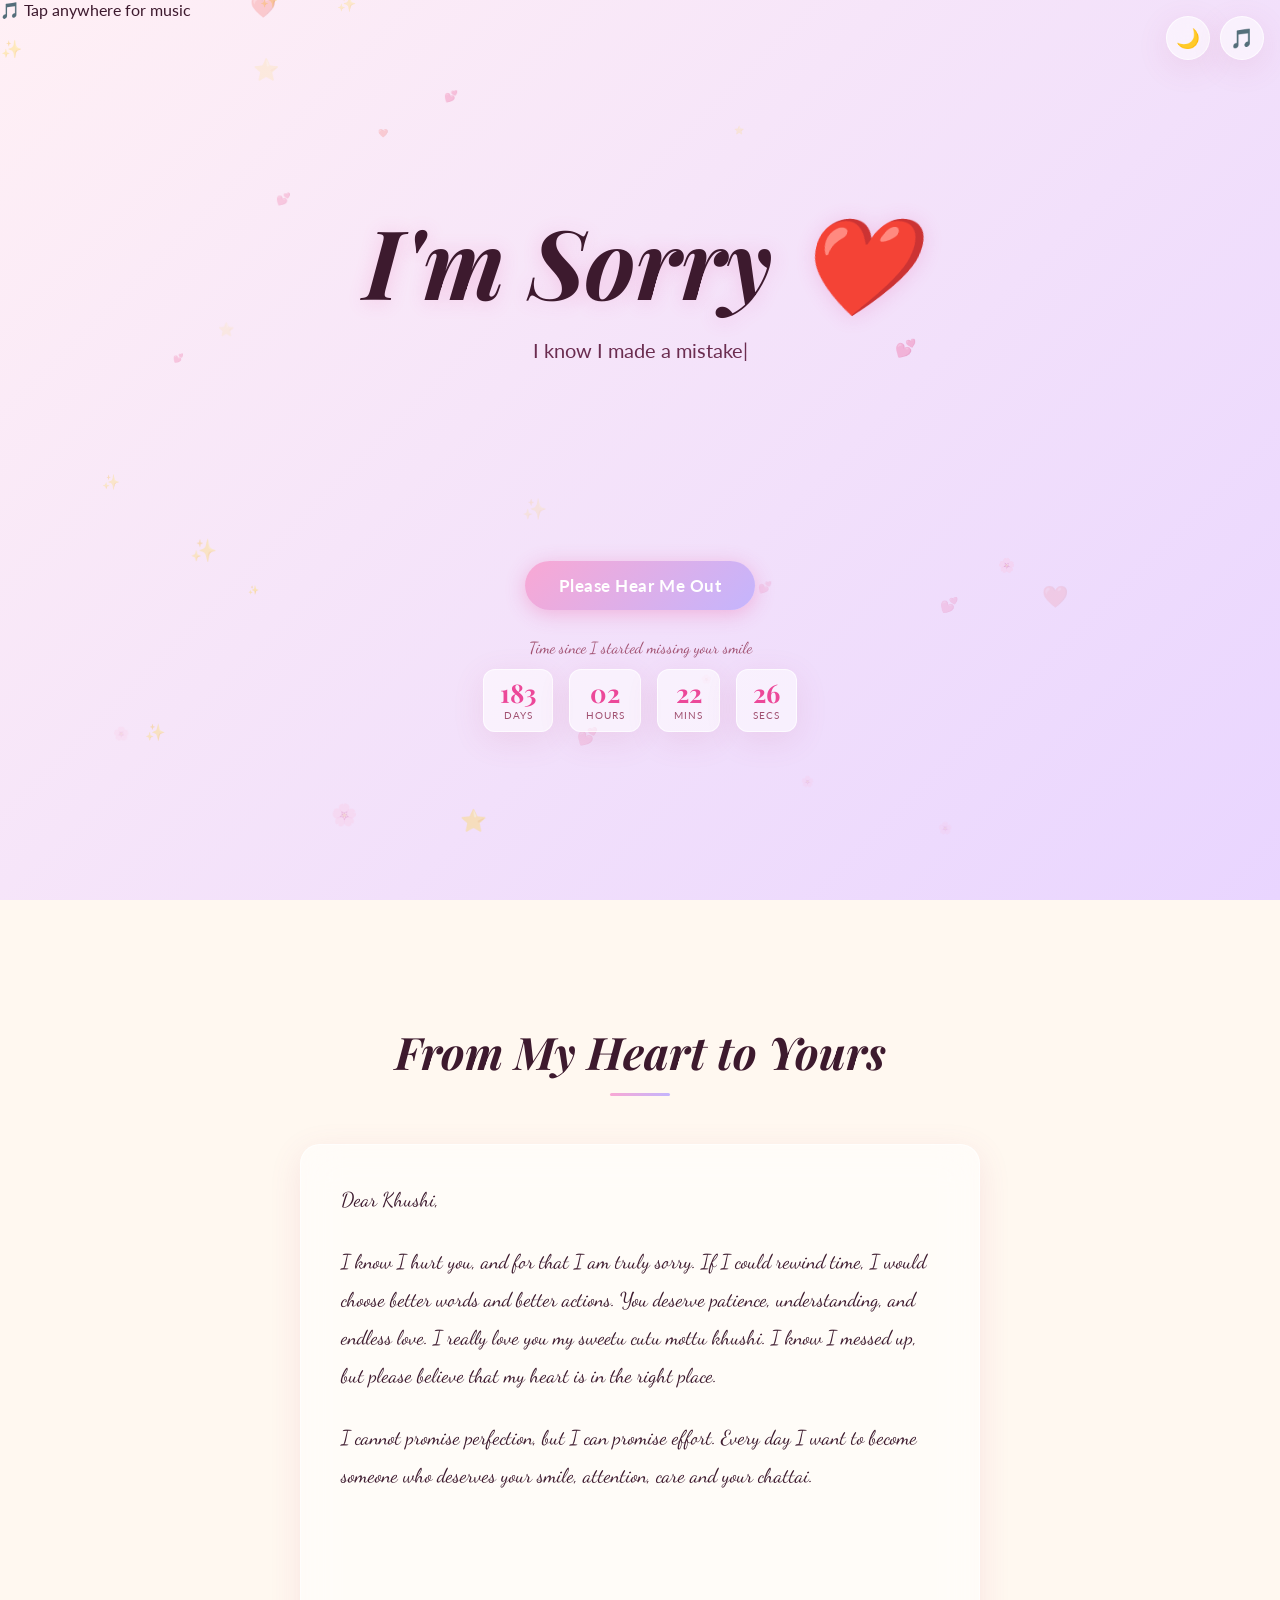
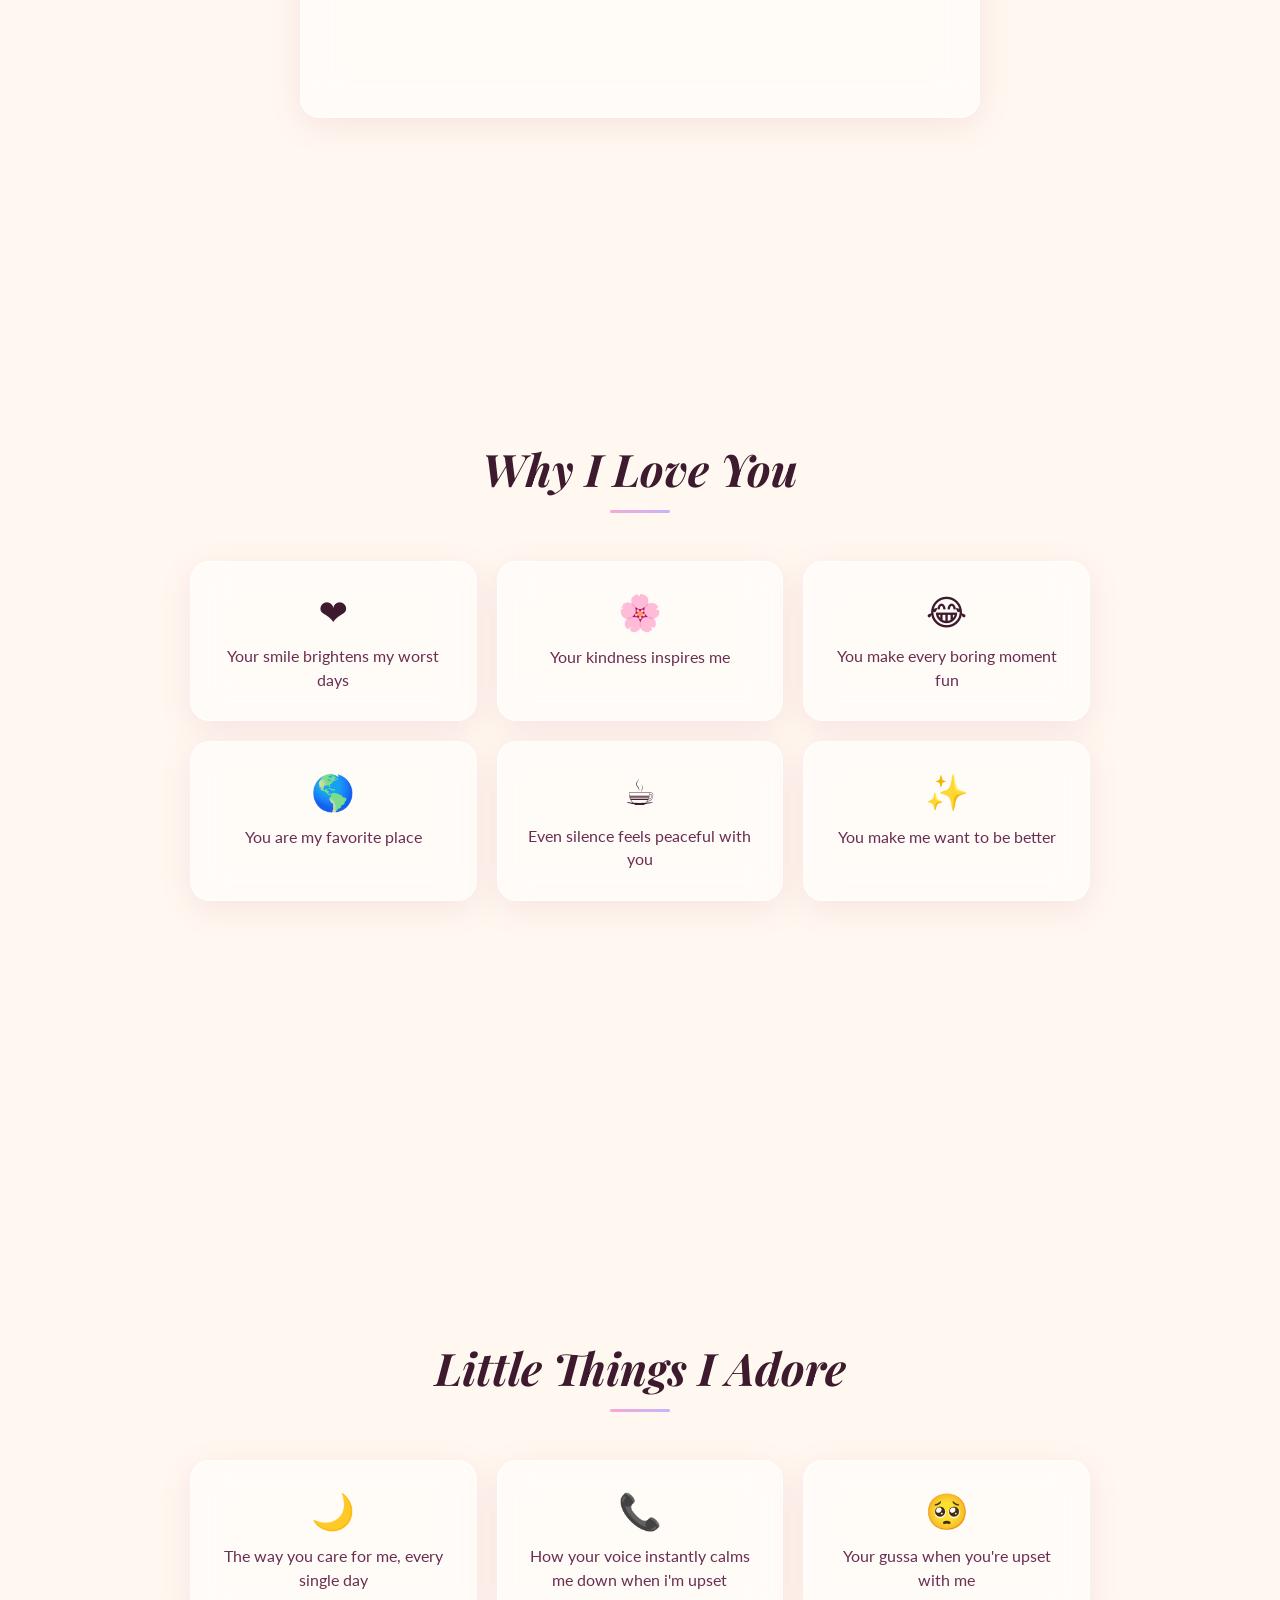
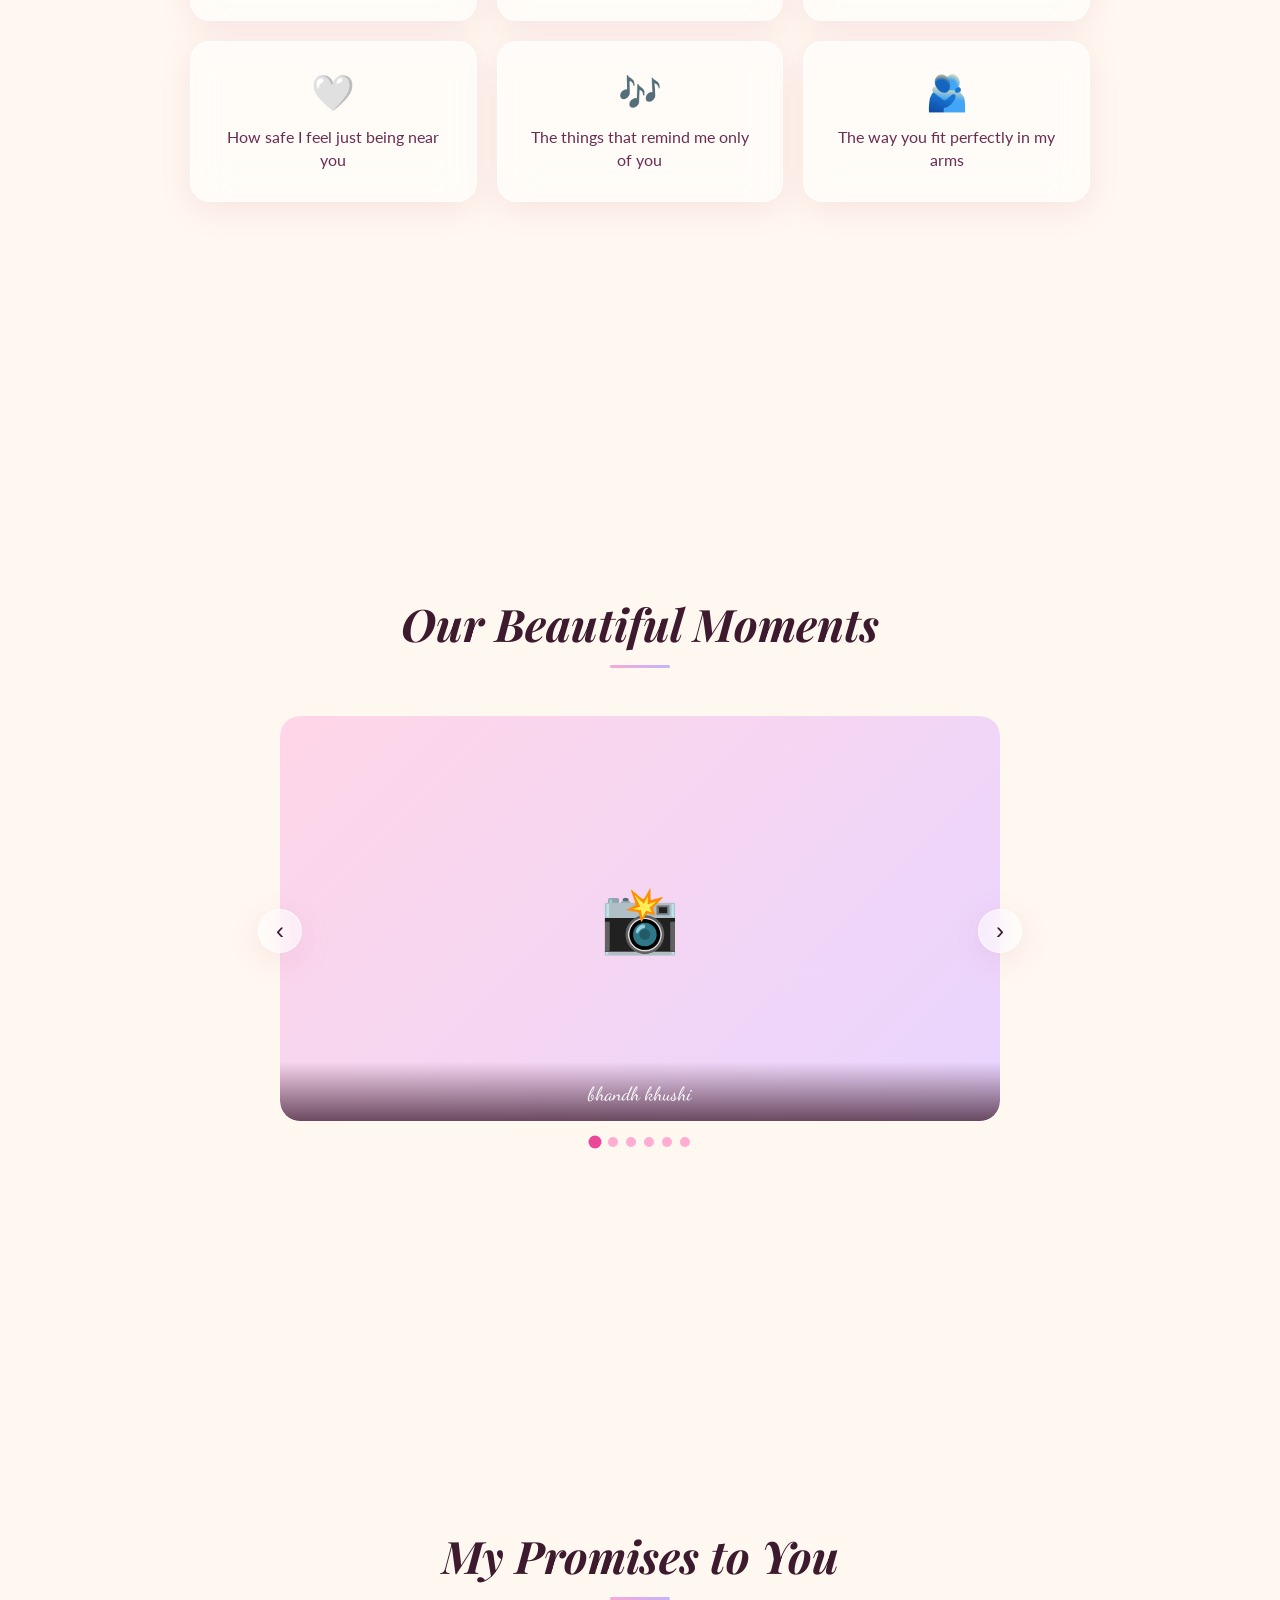
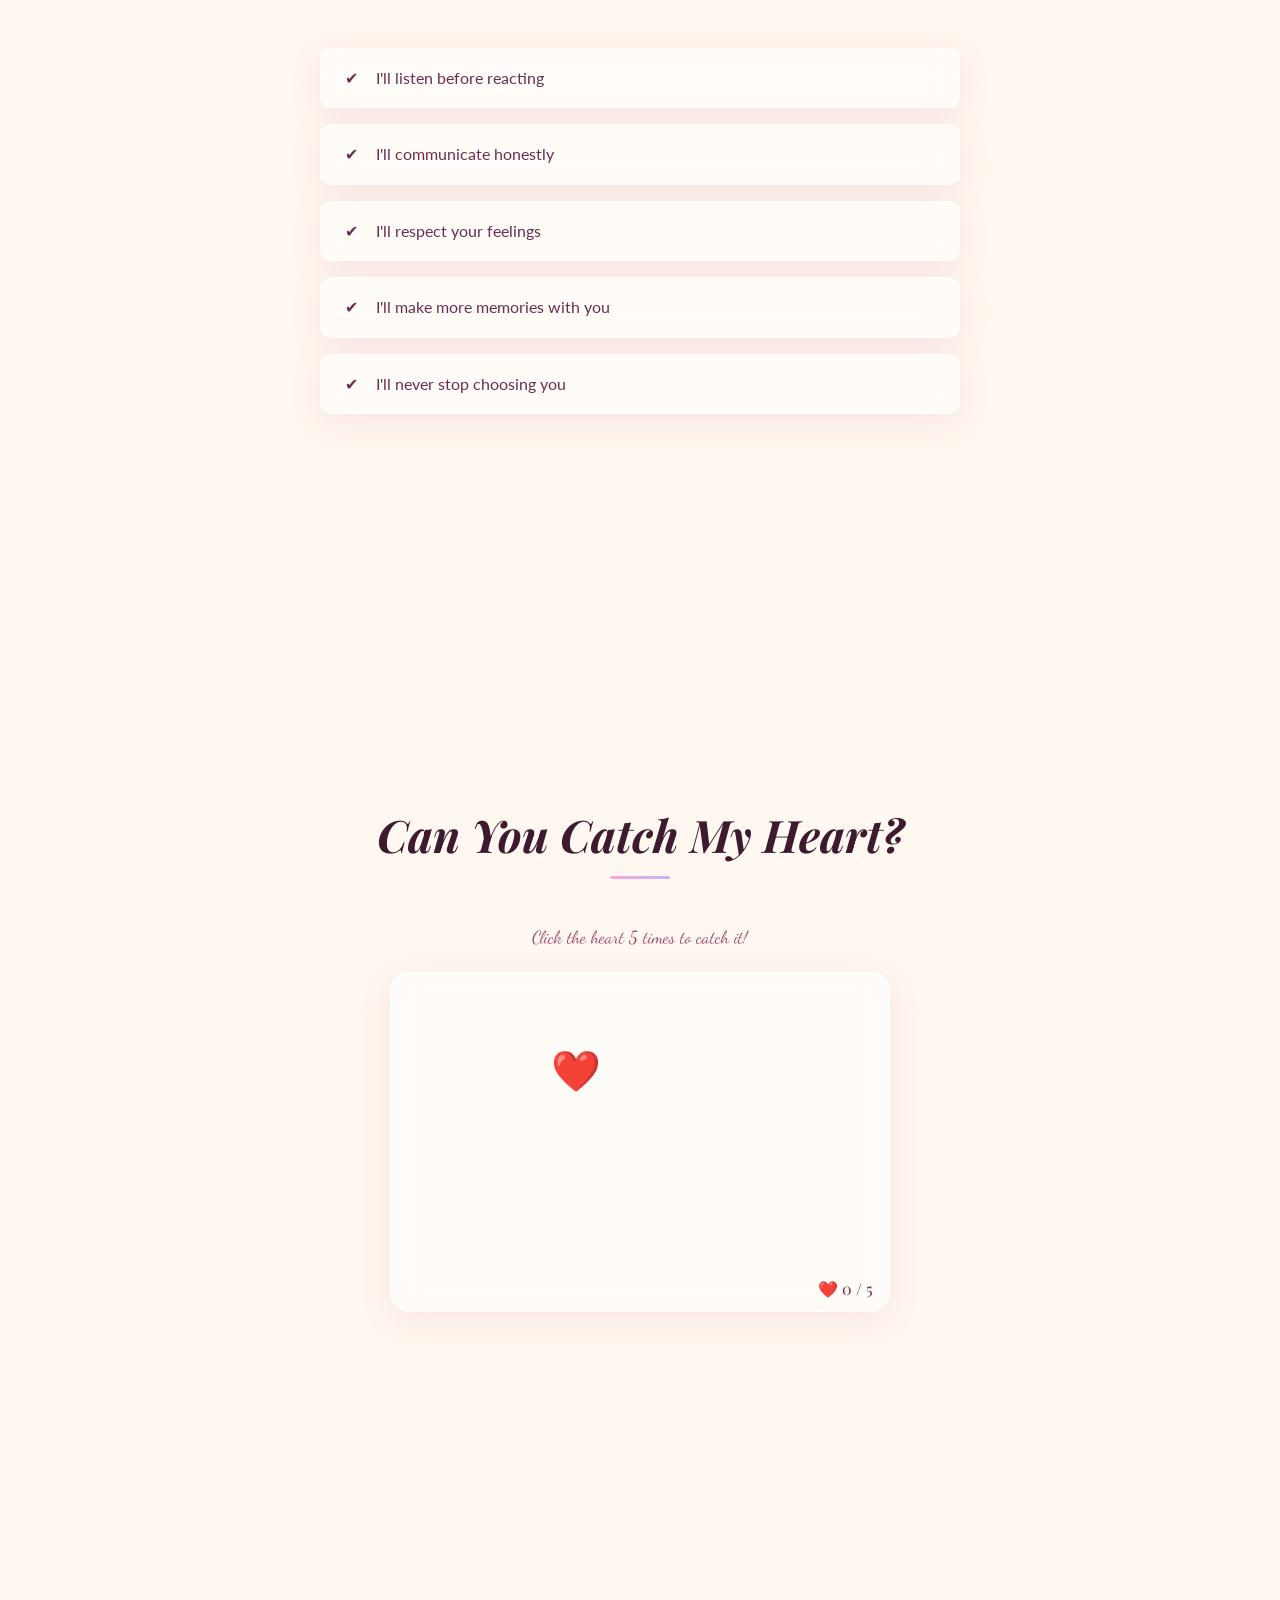
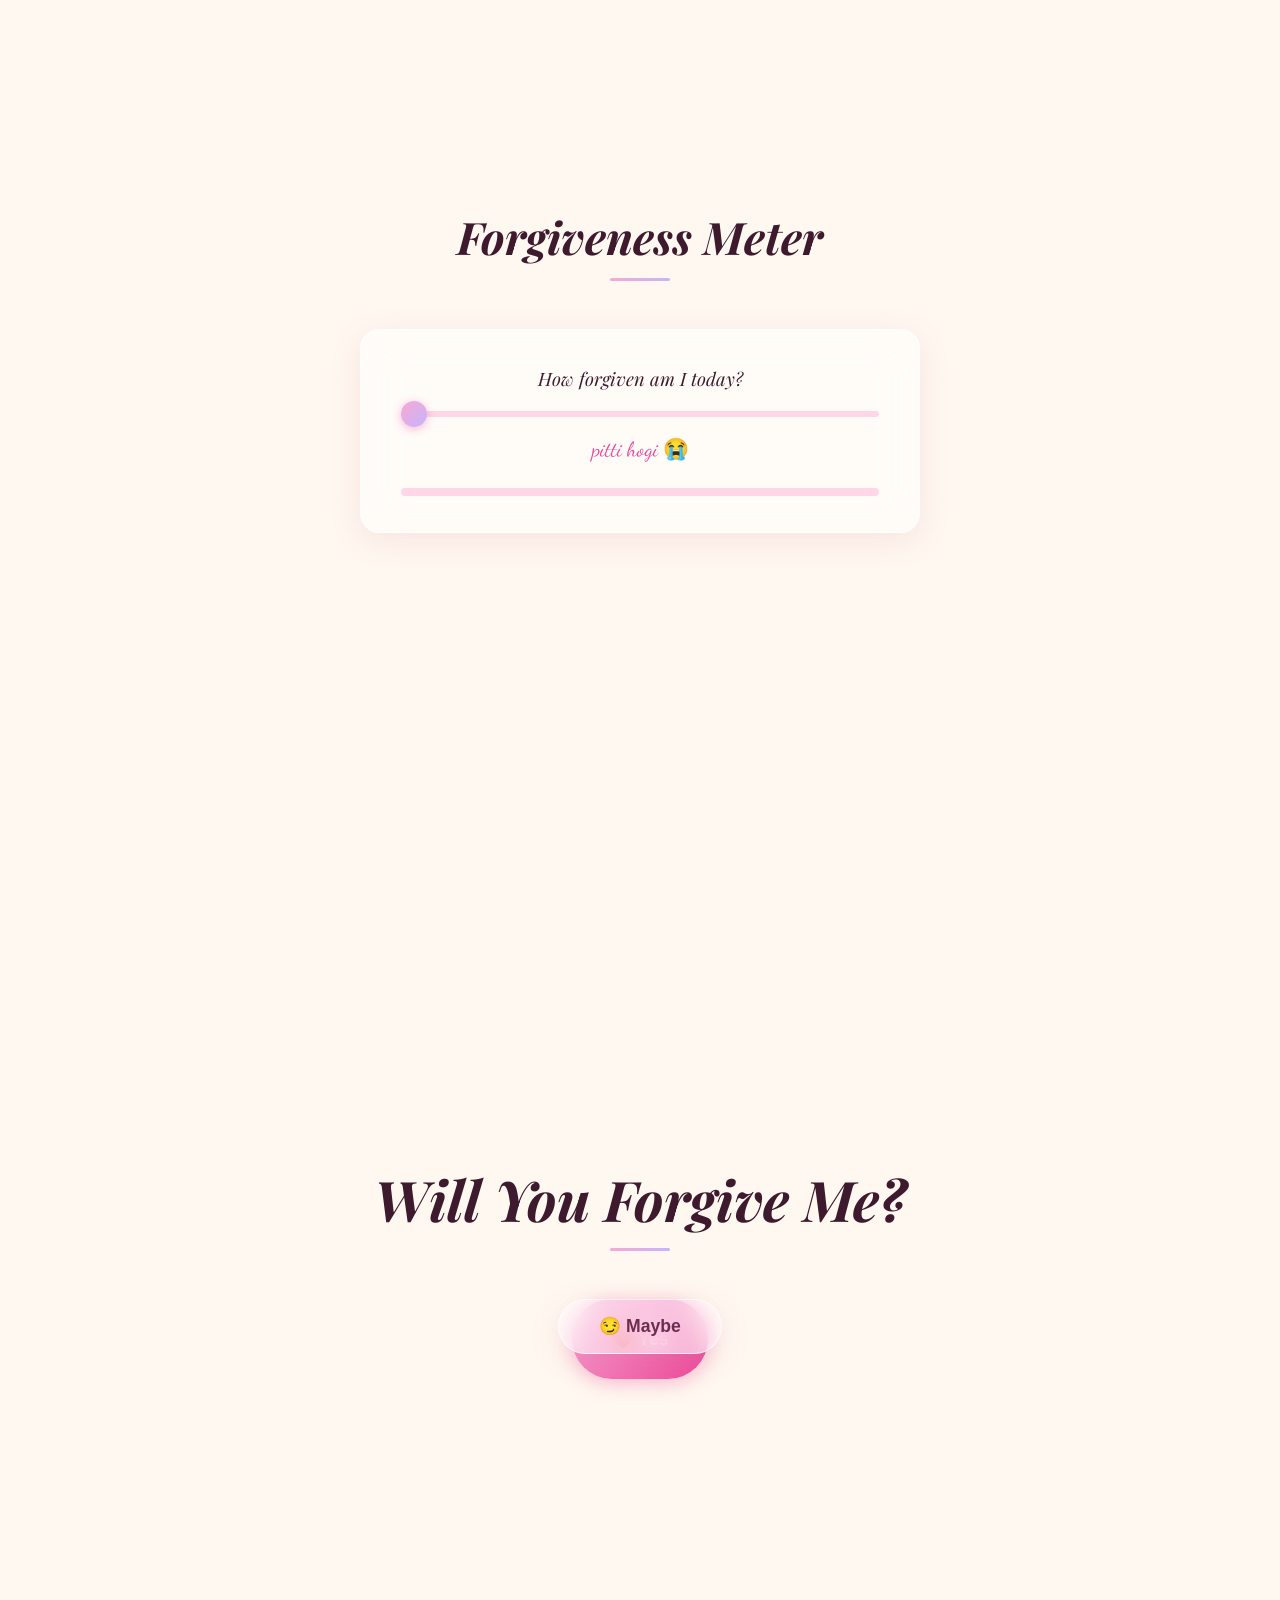
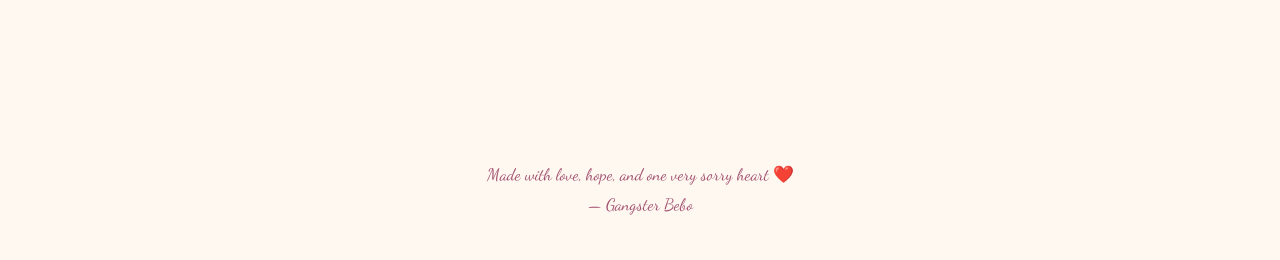
<file: apology/index.html>
<!DOCTYPE html>
<html lang="en">
<head>
  <meta charset="UTF-8" />
  <meta name="viewport" content="width=device-width, initial-scale=1.0" />
  <title>I'm Sorry, My Love ❤️</title>
  <link rel="preconnect" href="https://fonts.googleapis.com" />
  <link rel="preconnect" href="https://fonts.gstatic.com" crossorigin />
  <link href="https://fonts.googleapis.com/css2?family=Playfair+Display:ital,wght@0,400;0,700;1,400&family=Lato:wght@300;400;700&family=Dancing+Script:wght@600;700&display=swap" rel="stylesheet" />
  <link rel="icon" href="data:image/svg+xml,<svg xmlns='http://www.w3.org/2000/svg' viewBox='0 0 100 100'><text y='.9em' font-size='90'>❤️</text></svg>" />
  <link rel="stylesheet" href="style.css" />
</head>
<body class="light-mode">

  <div id="scroll-progress"></div>
  <canvas id="cursor-canvas"></canvas>
  <canvas id="particle-canvas"></canvas>
  <div id="compliment-bubble"></div>

  <div id="controls">
    <button id="dark-toggle" title="Toggle dark mode">🌙</button>
    <button id="music-toggle" title="Toggle music">🎵</button>
  </div>
  <div id="sound-hint">🎵 Tap anywhere for music</div>

  <div id="loader">
    <div class="loader-heart">❤️</div>
    <p>Preparing something special…</p>
  </div>

  <!-- SECTION 1 — LANDING -->
  <section id="landing" class="section">
    <div class="landing-content">
      <h1 class="hero-title fade-in">I'm Sorry ❤️</h1>
      <p class="hero-sub fade-in delay-1">
        I know I made a mistake, but you mean more to me than my ego ever will.
      </p>
      <button id="hero-heart" class="hero-heart fade-in delay-2" title="Click me…">❤️</button>
      <p id="heart-hint" class="heart-hint fade-in delay-2"></p>
      <button id="hear-me-out" class="btn-primary fade-in delay-3">Please Hear Me Out</button>
      <div id="countdown" class="countdown fade-in delay-3">
        <span class="countdown-label">Time since I started missing your smile</span>
        <div class="countdown-digits">
          <div><span id="cd-days">0</span><small>days</small></div>
          <div><span id="cd-hours">0</span><small>hours</small></div>
          <div><span id="cd-mins">0</span><small>mins</small></div>
          <div><span id="cd-secs">0</span><small>secs</small></div>
        </div>
      </div>
    </div>
  </section>

  <!-- SECTION 2 — LETTER -->
  <section id="letter" class="section">
    <div class="section-inner">
      <h2 class="section-title scroll-reveal">From My Heart to Yours</h2>
      <div class="glass-card letter-card scroll-reveal">
        <div id="letter-paragraphs"></div>
      </div>
    </div>
  </section>

  <!-- SECTION 3 — REASONS -->
  <section id="reasons" class="section">
    <div class="section-inner">
      <h2 class="section-title scroll-reveal">Why I Love You</h2>
      <div class="reasons-grid" id="reasons-grid"></div>
    </div>
  </section>

  <!-- SECTION 3.5 — LITTLE THINGS -->
  <section id="little-things" class="section">
    <div class="section-inner">
      <h2 class="section-title scroll-reveal">Little Things I Adore</h2>
      <div class="reasons-grid" id="little-things-grid"></div>
    </div>
  </section>

  <!-- SECTION 4 — GALLERY -->
  <section id="gallery" class="section">
    <div class="section-inner">
      <h2 class="section-title scroll-reveal">Our Beautiful Moments</h2>
      <div class="carousel-wrapper scroll-reveal">
        <button class="carousel-btn prev" id="carousel-prev">‹</button>
        <div class="carousel-track-wrapper">
          <div class="carousel-track" id="carousel-track"></div>
        </div>
        <button class="carousel-btn next" id="carousel-next">›</button>
        <div class="carousel-dots" id="carousel-dots"></div>
      </div>
    </div>
  </section>

  <!-- SECTION 5 — PROMISES -->
  <section id="promises" class="section">
    <div class="section-inner">
      <h2 class="section-title scroll-reveal">My Promises to You</h2>
      <ol class="promises-list" id="promises-list"></ol>
    </div>
  </section>

  <!-- SECTION 6 — GAME -->
  <section id="game" class="section">
    <div class="section-inner">
      <h2 class="section-title scroll-reveal">Can You Catch My Heart?</h2>
      <p class="game-sub scroll-reveal">Click the heart 5 times to catch it!</p>
      <div id="game-arena">
        <button id="game-heart">❤️</button>
        <div id="game-score">❤️ <span id="score-count">0</span> / 5</div>
      </div>
      <div id="game-result" hidden>
        <p>You caught my heart…</p>
        <p>You already had it anyway ❤️</p>
      </div>
    </div>
  </section>

  <!-- SECTION 7 — METER -->
  <section id="meter" class="section">
    <div class="section-inner">
      <h2 class="section-title scroll-reveal">Forgiveness Meter</h2>
      <div class="glass-card meter-card scroll-reveal">
        <label for="forgiveness-slider" class="meter-label">How forgiven am I today?</label>
        <input type="range" id="forgiveness-slider" min="0" max="100" value="0" />
        <div id="meter-message" class="meter-message">Sleeping on the couch 😭</div>
        <div class="meter-track"><div id="meter-fill" class="meter-fill"></div></div>
      </div>
    </div>
  </section>

  <!-- SECTION 8 — QUESTION -->
  <section id="question" class="section">
    <div class="section-inner">
      <h2 class="section-title question-title scroll-reveal">Will You Forgive Me?</h2>
      <div id="question-buttons" class="question-buttons scroll-reveal">
        <button id="btn-yes" class="btn-yes">❤️ Yes</button>
        <button id="btn-maybe" class="btn-maybe">😏 Maybe</button>
      </div>
      <div id="question-result" hidden></div>
    </div>
  </section>

  <!-- YES OVERLAY -->
  <div id="yes-overlay" hidden>
    <div class="yes-content">
      <div class="yes-emoji">🎉❤️🎊</div>
      <h2>Thank You!</h2>
      <p>Thank you for giving us another chance.<br />I promise to make tomorrow better than yesterday.</p>
      <button id="close-overlay" class="btn-primary">💕 Close</button>
    </div>
  </div>

  <!-- EASTER EGG -->
  <div id="easter-egg" hidden>
    <div class="easter-content">
      <p id="easter-text">I love you infinitely ❤️</p>
      <button id="close-easter">×</button>
    </div>
  </div>

  <!-- FOOTER -->
  <footer id="site-footer">
    <p>Made with love, hope, and one very sorry heart ❤️</p>
    <p id="footer-name"></p>
  </footer>

  <audio id="bg-music" loop preload="none"></audio>

  <script>
  // ============================================
  // EDIT EVERYTHING BELOW THIS LINE
  // ============================================

  var GIRLFRIEND_NAME   = "Khushi";
  var MY_NAME           = "Gangster Bebo";
  var START_DATE        = "2026-06-05T00:00:00";
  var BG_MUSIC_URL      = "https://files.catbox.moe/e46wpk.mp3";

  var LETTER = [
    "Dear Khushi,",
    "I know I hurt you, and for that I am truly sorry. If I could rewind time, I would choose better words and better actions. You deserve patience, understanding, and endless love. I really love you my sweetu cutu mottu khushi. I know I messed up, but please believe that my heart is in the right place.",
    "I cannot promise perfection, but I can promise effort. Every day I want to become someone who deserves your smile, attention, care and your chattai.",
    "I really want to make things right, not just with words but with actions. Please give me the chance to show you how much I care and how deeply sorry I am.",
    "Forever yours Gangster Bebo ❤️"
  ];

  // PASTE YOUR GOOGLE DRIVE FILE ID ONLY (the long code in the middle of the share link)
  // Format must be:  https://lh3.googleusercontent.com/d/YOUR_FILE_ID
  var MEMORIES = [
    { caption: "bhandh khushi",                  img: "https://lh3.googleusercontent.com/d/1AJKHGsjOWZdepBhGIZEF0ADNPGqDsxFx" },
    { caption: "cutuu",                           img: "https://lh3.googleusercontent.com/d/15ro54NTfa-QMp7DsvfEFmArkL0kMh6EU" },
    { caption: "The Day Everything Felt Perfect", img: "https://lh3.googleusercontent.com/d/1Q-eAUDT7Jec0E_biat6FEw7ag1zXU2N1" },
    { caption: "iloveyouuu",                      img: "https://lh3.googleusercontent.com/d/1O-o6gZeLFZesdM_bnuaUZ5kqMHBRcGTO" },
    { caption: "My favourite person, always",     img: "https://lh3.googleusercontent.com/d/1LlQ_DcSPe5xK9lEpnj_HKdjEOv0bdu0h" },
    { caption: "Just us, exactly how I like it",  img: "https://lh3.googleusercontent.com/d/1vR-0bvlslBQaSbmFz5hfnw_8TAXUuXkc" }
  ];

  var QUOTES = [
    "I feel the best when I am with you Khushi Gupta 💕",
    "You make ordinary moments extraordinary ✨",
    "The world is softer when you are near 🌸",
    "Your laugh is my favourite sound 😊",
    "You are my home 🏡",
    "Loving you is the easiest thing I do ❤️",
    "You are my favourite notification 📱💗",
    "My heart beats faster when I see your name ",
    "I'd choose you in every universe, every timeline ",
    "You taught me what love actually is "
  ];

  // ============================================
  // DO NOT EDIT BELOW THIS LINE
  // ============================================

  document.addEventListener("DOMContentLoaded", function() {

    // Footer
    document.getElementById("footer-name").textContent = "— " + MY_NAME;

    // Loader
    setTimeout(function() {
      var l = document.getElementById("loader");
      if (l) l.classList.add("hidden");
    }, 1200);

    // Scroll progress
    window.addEventListener("scroll", function() {
      var docH = document.documentElement.scrollHeight - window.innerHeight;
      var pct  = docH > 0 ? (window.scrollY / docH) * 100 : 0;
      var bar  = document.getElementById("scroll-progress");
      if (bar) bar.style.width = pct + "%";
    }, { passive: true });

    // Dark mode
    var darkBtn  = document.getElementById("dark-toggle");
    var isDark   = false;
    if (darkBtn) {
      darkBtn.addEventListener("click", function() {
        isDark = !isDark;
        document.body.classList.toggle("dark-mode",  isDark);
        document.body.classList.toggle("light-mode", !isDark);
        darkBtn.textContent = isDark ? "☀️" : "🌙";
      });
    }

    // Music — auto-starts on first tap/click anywhere, with a hint shown until then
    var musicBtn  = document.getElementById("music-toggle");
    var bgMusic   = document.getElementById("bg-music");
    var soundHint = document.getElementById("sound-hint");
    var musicOn   = false;
    var musicStartedOnce = false;

    if (BG_MUSIC_URL && bgMusic) {
      bgMusic.src = BG_MUSIC_URL;
      if (soundHint) setTimeout(function(){ soundHint.classList.add("show"); }, 1500);
    } else if (soundHint) {
      soundHint.style.display = "none";
    }

    function startMusic() {
      if (!BG_MUSIC_URL || musicOn) return;
      bgMusic.play().then(function() {
        musicOn = true;
        if (musicBtn) musicBtn.textContent = "🔇";
        if (soundHint) soundHint.classList.remove("show");
      }).catch(function() {});
    }

    function firstInteractionHandler() {
      if (!musicStartedOnce) {
        musicStartedOnce = true;
        startMusic();
      }
      document.removeEventListener("click", firstInteractionHandler);
      document.removeEventListener("touchstart", firstInteractionHandler);
    }
    if (BG_MUSIC_URL) {
      document.addEventListener("click", firstInteractionHandler);
      document.addEventListener("touchstart", firstInteractionHandler, { passive: true });
    }

    if (musicBtn) {
      musicBtn.addEventListener("click", function() {
        if (!BG_MUSIC_URL) return;
        musicStartedOnce = true;
        if (musicOn) { bgMusic.pause(); musicOn = false; musicBtn.textContent = "🎵"; }
        else { startMusic(); }
      });
    }

    // Cursor trail
    var cc = document.getElementById("cursor-canvas");
    if (cc) {
      var cCtx = cc.getContext("2d");
      var pts  = [];
      cc.width = window.innerWidth; cc.height = window.innerHeight;
      window.addEventListener("resize", function(){ cc.width = window.innerWidth; cc.height = window.innerHeight; });
      document.addEventListener("mousemove", function(e) {
        if (Math.random() > 0.4) pts.push({ x: e.clientX, y: e.clientY, s: Math.random()*12+6, l: 1, d: 0.025+Math.random()*0.02, vx: (Math.random()-0.5)*1.5, vy: -1-Math.random()*1.5 });
      });
      document.addEventListener("touchmove", function(e) {
        var t = e.touches[0];
        pts.push({ x: t.clientX, y: t.clientY, s: 14, l: 1, d: 0.03, vx: (Math.random()-0.5)*1.5, vy: -1.5-Math.random() });
      }, { passive: true });
      (function drawC() {
        cCtx.clearRect(0,0,cc.width,cc.height);
        for (var i = pts.length-1; i >= 0; i--) {
          var p = pts[i]; cCtx.globalAlpha = p.l; cCtx.font = p.s+"px serif";
          cCtx.fillText("❤️", p.x-p.s/2, p.y+p.s/2);
          p.x+=p.vx; p.y+=p.vy; p.l-=p.d; if(p.l<=0) pts.splice(i,1);
        }
        cCtx.globalAlpha = 1; requestAnimationFrame(drawC);
      })();
    }

    // Ambient particles
    var pc = document.getElementById("particle-canvas");
    if (pc) {
      var pCtx = pc.getContext("2d");
      var EM   = ["❤️","✨","🌸","💕","⭐"];
      var amb  = [];
      pc.width = window.innerWidth; pc.height = window.innerHeight;
      window.addEventListener("resize", function(){ pc.width = window.innerWidth; pc.height = window.innerHeight; });
      function mkA(b) { return { x: Math.random()*window.innerWidth, y: b ? window.innerHeight+20 : Math.random()*window.innerHeight, s: Math.random()*14+8, sp: 0.25+Math.random()*0.4, dr: (Math.random()-0.5)*0.3, al: 0.1+Math.random()*0.25, em: EM[Math.floor(Math.random()*EM.length)] }; }
      for (var i=0;i<28;i++) amb.push(mkA(false));
      (function drawA() {
        pCtx.clearRect(0,0,pc.width,pc.height);
        for (var i=0;i<amb.length;i++) { var p=amb[i]; pCtx.globalAlpha=p.al; pCtx.font=p.s+"px serif"; pCtx.fillText(p.em,p.x,p.y); p.y-=p.sp; p.x+=p.dr; if(p.y<-30) amb[i]=mkA(true); }
        pCtx.globalAlpha=1; requestAnimationFrame(drawA);
      })();
    }

    // Scroll reveal
    var ro = new IntersectionObserver(function(entries) {
      entries.forEach(function(e, i) { if(e.isIntersecting){ setTimeout(function(){ e.target.classList.add("revealed"); }, i*80); ro.unobserve(e.target); } });
    }, { threshold: 0.15 });
    document.querySelectorAll(".scroll-reveal").forEach(function(el){ ro.observe(el); });

    // Hero heart
    var heroHeart  = document.getElementById("hero-heart");
    var heartHint  = document.getElementById("heart-hint");
    var heartClicks = 0;
    if (heroHeart) {
      heroHeart.addEventListener("click", function() {
        heartClicks++;
        if (heartHint) {
          if (heartClicks < 10) { heartHint.textContent = (10-heartClicks) + " more clicks to unlock a secret 🤫"; heartHint.classList.add("show"); }
          else { heartHint.textContent = "✨ Secret unlocked! ✨"; heartHint.classList.add("show"); showEasterEgg(GIRLFRIEND_NAME + ", you are my entire world. Every heartbeat is for you. ❤️"); }
        }
        spawnHeart(heroHeart.getBoundingClientRect());
      });
    }

    // Scroll to letter
    var hmb = document.getElementById("hear-me-out");
    if (hmb) hmb.addEventListener("click", function(){ document.getElementById("letter").scrollIntoView({ behavior: "smooth" }); });

    // Countdown — reads directly from START_DATE variable, ignores localStorage
    function updateCountdown() {
      var start = new Date(START_DATE).getTime();
      var diff  = Math.max(0, Date.now() - start);
      var days  = Math.floor(diff / 86400000); diff -= days  * 86400000;
      var hours = Math.floor(diff /  3600000); diff -= hours *  3600000;
      var mins  = Math.floor(diff /    60000); diff -= mins  *    60000;
      var secs  = Math.floor(diff /     1000);
      var dd = document.getElementById("cd-days");
      var hh = document.getElementById("cd-hours");
      var mm = document.getElementById("cd-mins");
      var ss = document.getElementById("cd-secs");
      if (dd) dd.textContent = days;
      if (hh) hh.textContent = String(hours).padStart(2,"0");
      if (mm) mm.textContent = String(mins).padStart(2,"0");
      if (ss) ss.textContent = String(secs).padStart(2,"0");
    }
    updateCountdown();
    setInterval(updateCountdown, 1000);

    // Letter — reads directly from LETTER array
    var lc = document.getElementById("letter-paragraphs");
    var lcard = document.querySelector(".letter-card");
    if (lc) {
      LETTER.forEach(function(para) {
        var p = document.createElement("p");
        p.className   = "letter-paragraph";
        p.textContent = para;
        lc.appendChild(p);
      });
      var lStarted = false;
      var lo = new IntersectionObserver(function(entries) {
        if (entries[0].isIntersecting && !lStarted) {
          lStarted = true;
          var all = lc.querySelectorAll(".letter-paragraph");
          all.forEach(function(p, i){ setTimeout(function(){ p.classList.add("visible"); }, i*500); });
          lo.disconnect();
        }
      }, { threshold: 0.2 });
      if (lcard) lo.observe(lcard);
    }

    // Reasons
    var REASONS = [
      { icon: "❤️",  text: "Your smile brightens my worst days" },
      { icon: "🌸",  text: "Your kindness inspires me" },
      { icon: "😂",  text: "You make every boring moment fun" },
      { icon: "🌎",  text: "You are my favorite place" },
      { icon: "☕",  text: "Even silence feels peaceful with you" },
      { icon: "✨",  text: "You make me want to be better" }
    ];
    var grid = document.getElementById("reasons-grid");
    if (grid) {
      REASONS.forEach(function(r) {
        var card = document.createElement("div");
        card.className = "reason-card";
        card.innerHTML = "<span class='reason-icon'>"+r.icon+"</span><p>"+r.text+"</p>";
        grid.appendChild(card);
      });
      var co = new IntersectionObserver(function(entries) {
        entries.forEach(function(e,i){ if(e.isIntersecting){ setTimeout(function(){ e.target.classList.add("revealed"); },i*100); co.unobserve(e.target); } });
      }, { threshold: 0.2 });
      grid.querySelectorAll(".reason-card").forEach(function(c){ co.observe(c); });
    }

    // Little Things
    var LITTLE_THINGS = [
      { icon: "🌙",  text: "The way you care for me, every single day" },
      { icon: "📞",  text: "How your voice instantly calms me down when i'm upset" },
      { icon: "🥺",  text: "Your gussa when you're upset with me" },
      { icon: "🤍",  text: "How safe I feel just being near you" },
      { icon: "🎶",  text: "The things that remind me only of you" },
      { icon: "🫂",  text: "The way you fit perfectly in my arms" }
    ];
    var ltGrid = document.getElementById("little-things-grid");
    if (ltGrid) {
      LITTLE_THINGS.forEach(function(r) {
        var card = document.createElement("div");
        card.className = "reason-card";
        card.innerHTML = "<span class='reason-icon'>"+r.icon+"</span><p>"+r.text+"</p>";
        ltGrid.appendChild(card);
      });
      var lto = new IntersectionObserver(function(entries) {
        entries.forEach(function(e,i){ if(e.isIntersecting){ setTimeout(function(){ e.target.classList.add("revealed"); },i*100); lto.unobserve(e.target); } });
      }, { threshold: 0.2 });
      ltGrid.querySelectorAll(".reason-card").forEach(function(c){ lto.observe(c); });
    }

    // Carousel — reads from MEMORIES array
    var track  = document.getElementById("carousel-track");
    var dotsEl = document.getElementById("carousel-dots");
    var cur    = 0;
    var ap;
    var ME     = ["📸","💝","🌅","💌"];
    if (track) {
      MEMORIES.forEach(function(m, i) {
        var slide = document.createElement("div");
        slide.className = "carousel-slide";
        if (m.img) {
          var img = document.createElement("img");
          img.src = m.img; img.alt = m.caption; img.className = "slide-img";
          img.onerror = function() { var ph = document.createElement("div"); ph.className = "slide-placeholder"; ph.textContent = ME[i%ME.length]; img.replaceWith(ph); };
          slide.appendChild(img);
        } else {
          var ph = document.createElement("div");
          ph.className = "slide-placeholder"; ph.textContent = ME[i%ME.length];
          slide.appendChild(ph);
        }
        var cap = document.createElement("div");
        cap.className = "carousel-caption"; cap.textContent = m.caption;
        slide.appendChild(cap); track.appendChild(slide);
        if (dotsEl) {
          var dot = document.createElement("button");
          dot.className = "carousel-dot"+(i===0?" active":"");
          dot.addEventListener("click", (function(idx){ return function(){ goTo(idx); }; })(i));
          dotsEl.appendChild(dot);
        }
      });
      function goTo(idx) {
        cur = (idx + MEMORIES.length) % MEMORIES.length;
        track.style.transform = "translateX(-"+(cur*100)+"%)";
        if (dotsEl) dotsEl.querySelectorAll(".carousel-dot").forEach(function(d,i){ d.classList.toggle("active",i===cur); });
        clearInterval(ap); ap = setInterval(function(){ goTo(cur+1); }, 4000);
      }
      goTo(0);
      var prev = document.getElementById("carousel-prev");
      var next = document.getElementById("carousel-next");
      if (prev) prev.addEventListener("click", function(){ goTo(cur-1); });
      if (next) next.addEventListener("click", function(){ goTo(cur+1); });
      var sx = 0;
      track.addEventListener("touchstart", function(e){ sx = e.touches[0].clientX; }, { passive: true });
      track.addEventListener("touchend",   function(e){ var dx=e.changedTouches[0].clientX-sx; if(Math.abs(dx)>40) goTo(dx<0?cur+1:cur-1); });
    }

    // Promises
    var PROMISES = ["I'll listen before reacting","I'll communicate honestly","I'll respect your feelings","I'll make more memories with you","I'll never stop choosing you"];
    var pl = document.getElementById("promises-list");
    if (pl) {
      PROMISES.forEach(function(t) {
        var li = document.createElement("li"); li.className = "promise-item";
        li.innerHTML = "<span class='promise-check'>✔</span><span>"+t+"</span>"; pl.appendChild(li);
      });
      var po = new IntersectionObserver(function(entries) {
        entries.forEach(function(e,i){ if(e.isIntersecting){ setTimeout(function(){ e.target.classList.add("revealed"); },i*130); po.unobserve(e.target); } });
      }, { threshold: 0.2 });
      pl.querySelectorAll(".promise-item").forEach(function(p){ po.observe(p); });
    }

    // Game
    var gh = document.getElementById("game-heart");
    var ga = document.getElementById("game-arena");
    var sc = document.getElementById("score-count");
    var gr = document.getElementById("game-result");
    var gscore = 0; var gdone = false;
    function mvHeart() { if(!ga||!gh) return; var m=40,mx=ga.offsetWidth-m*2,my=ga.offsetHeight-m*2; gh.style.left=(m+Math.random()*mx)+"px"; gh.style.top=(m+Math.random()*my)+"px"; }
    mvHeart();
    if (gh) gh.addEventListener("click", function() {
      if (gdone) return; gscore++;
      if (sc) sc.textContent = gscore;
      spawnHeart(gh.getBoundingClientRect());
      if (gscore >= 5) { gdone=true; gh.style.display="none"; if(gr) gr.removeAttribute("hidden"); triggerConfetti(); }
      else mvHeart();
    });

    // Meter
    var slider   = document.getElementById("forgiveness-slider");
    var mMsg     = document.getElementById("meter-message");
    var mFill    = document.getElementById("meter-fill");
    var MMSGS    = [{max:10,msg:"pitti hogi 😭"},{max:30,msg:"Still in danger 😅"},{max:55,msg:"Making progress 😊"},{max:80,msg:"Almost there ❤️"},{max:100,msg:"i loveee youuuu 💕"}];
    if (slider) {
      function updMeter(v) {
        v = Number(v); if(mFill) mFill.style.width=v+"%";
        slider.style.setProperty("--slider-pct",v+"%");
        var e = MMSGS.find(function(m){ return v<=m.max; }) || MMSGS[MMSGS.length-1];
        if (mMsg) mMsg.textContent = e.msg;
      }
      slider.addEventListener("input",  function(e){ updMeter(e.target.value); });
      slider.addEventListener("change", function(e){ updMeter(e.target.value); });
      updMeter(0);
    }

    // Big question
    var bY   = document.getElementById("btn-yes");
    var bM   = document.getElementById("btn-maybe");
    var qR   = document.getElementById("question-result");
    var qB   = document.getElementById("question-buttons");
    var mc   = 0; var ma = false;
    function runAway() { if(!qB||!bM||ma) return; var mx=Math.max(0,qB.offsetWidth-bM.offsetWidth-20),my=Math.max(0,qB.offsetHeight-bM.offsetHeight-20); bM.style.position="absolute"; bM.style.left=(Math.random()*mx)+"px"; bM.style.top=(Math.random()*my)+"px"; }
    if (bM) {
      bM.addEventListener("mouseenter", function(){ if(!ma) runAway(); });
      bM.addEventListener("touchstart",  function(e){ if(!ma){ e.preventDefault(); runAway(); } }, { passive: false });
      bM.addEventListener("click", function() { mc++; if(mc>=6&&!ma){ ma=true; bM.style.position="relative"; bM.style.left=""; bM.style.top=""; } else if(ma){ if(qR){ qR.textContent="I'll keep trying until your answer becomes yes ❤️"; qR.removeAttribute("hidden"); } } else runAway(); });
    }
    if (bY) bY.addEventListener("click", function(){ triggerConfetti(); triggerFireworks(); var ov=document.getElementById("yes-overlay"); if(ov) ov.removeAttribute("hidden"); document.body.style.overflow="hidden"; });
    var cov = document.getElementById("close-overlay");
    if (cov) cov.addEventListener("click", function(){ document.getElementById("yes-overlay").setAttribute("hidden",""); document.body.style.overflow=""; });

    // Easter egg overlay
    function showEasterEgg(msg) { var ee=document.getElementById("easter-egg"); var et=document.getElementById("easter-text"); if(ee){ if(et) et.textContent=msg; ee.removeAttribute("hidden"); } }
    var ce = document.getElementById("close-easter");
    if (ce) ce.addEventListener("click", function(){ document.getElementById("easter-egg").setAttribute("hidden",""); });

    // Type LOVE
    var lb = [];
    document.addEventListener("keydown", function(e){ lb.push(e.key.toLowerCase()); if(lb.length>4) lb.shift(); if(lb.join("")==="love"){ showEasterEgg("I love you infinitely ❤️"); lb=[]; } });

    // Confetti
    function triggerConfetti() {
      var cv=document.createElement("canvas"); cv.style.cssText="position:fixed;inset:0;pointer-events:none;z-index:9980;"; document.body.appendChild(cv);
      var cx=cv.getContext("2d"); cv.width=window.innerWidth; cv.height=window.innerHeight;
      var C=["#f9a8d4","#c4b5fd","#fde68a","#a7f3d0","#fdba74","#ff80b5"],ps=[];
      for(var i=0;i<180;i++) ps.push({x:Math.random()*cv.width,y:-10-Math.random()*200,w:6+Math.random()*10,h:10+Math.random()*14,r:Math.random()*Math.PI*2,dr:(Math.random()-0.5)*0.15,dx:(Math.random()-0.5)*3,dy:3+Math.random()*4,c:C[Math.floor(Math.random()*C.length)],l:1});
      (function draw(){ cx.clearRect(0,0,cv.width,cv.height); var dead=true; ps.forEach(function(p){ if(p.l<=0) return; dead=false; cx.save(); cx.translate(p.x,p.y); cx.rotate(p.r); cx.fillStyle=p.c; cx.globalAlpha=p.l; cx.fillRect(-p.w/2,-p.h/2,p.w,p.h); cx.restore(); p.x+=p.dx; p.y+=p.dy; p.r+=p.dr; if(p.y>cv.height) p.l-=0.05; }); if(dead){cv.remove();return;} requestAnimationFrame(draw); })();
    }

    // Fireworks
    function triggerFireworks() {
      var cv=document.createElement("canvas"); cv.style.cssText="position:fixed;inset:0;pointer-events:none;z-index:9981;"; document.body.appendChild(cv);
      var cx=cv.getContext("2d"); cv.width=window.innerWidth; cv.height=window.innerHeight;
      var C=["#ff80b5","#c4b5fd","#fde68a","#a7f3d0"],rk=[],fr=0;
      function addR(){ var x=80+Math.random()*(cv.width-160),y=cv.height*0.65+Math.random()*(cv.height*0.25),cl=C[Math.floor(Math.random()*C.length)],pa=[]; for(var i=0;i<60;i++){ var a=(Math.PI*2/60)*i,sp=2+Math.random()*4; pa.push({x:x,y:y,vx:Math.cos(a)*sp,vy:Math.sin(a)*sp,l:1,d:0.015+Math.random()*0.015}); } rk.push({pa:pa,cl:cl}); }
      for(var i=0;i<4;i++) setTimeout(addR,i*350);
      (function drawF(){ cx.fillStyle="rgba(0,0,0,0.12)"; cx.fillRect(0,0,cv.width,cv.height); var act=false; rk.forEach(function(r){ r.pa.forEach(function(p){ if(p.l<=0) return; act=true; cx.beginPath(); cx.arc(p.x,p.y,3*p.l,0,Math.PI*2); cx.fillStyle=r.cl; cx.globalAlpha=p.l; cx.fill(); p.x+=p.vx; p.y+=p.vy; p.vy+=0.05; p.l-=p.d; }); }); cx.globalAlpha=1; fr++; if(!act&&fr>60){cv.remove();return;} requestAnimationFrame(drawF); })();
    }

    // Float hearts
    function spawnHeart(rect) {
      var el=document.createElement("span"); el.className="float-heart"; el.textContent=Math.random()>0.5?"❤️":"💕";
      el.style.cssText="left:"+(rect.left+rect.width/2)+"px;top:"+(rect.top+rect.height/2+window.scrollY)+"px;font-size:"+(14+Math.random()*16)+"px;";
      document.body.appendChild(el); setTimeout(function(){ el.remove(); },4200);
    }
    document.addEventListener("click", function(e){ if(e.target.closest("#game-heart")) return; spawnHeart({left:e.clientX-10,top:e.clientY-10+window.scrollY,width:20,height:20}); });

    // Compliments — reads from QUOTES array
    var bub = document.getElementById("compliment-bubble");
    if (bub && QUOTES.length > 0) {
      function showQ() { bub.textContent=QUOTES[Math.floor(Math.random()*QUOTES.length)]; bub.classList.add("show"); setTimeout(function(){ bub.classList.remove("show"); },3500); }
      setTimeout(showQ, 3000);
      setInterval(showQ, 9000);
    }

    // Typewriter
    var hs = document.querySelector(".hero-sub");
    if (hs) {
      setTimeout(function() {
        var txt = hs.textContent.replace(/\s+/g," ").trim(); hs.textContent=""; hs.classList.add("typewriter"); var i=0;
        (function type(){ if(i<txt.length){ hs.textContent+=txt[i++]; setTimeout(type,35); } else hs.classList.remove("typewriter"); })();
      }, 1800);
    }

  }); // end DOMContentLoaded
  </script>
</body>
</html>
</file>
<file: apology/style.css>
/* =====================================================
   style.css — Romantic Apology Website
   Design: Pastel glassmorphism · Playfair Display + Lato
   ===================================================== */

/* ── CSS Custom Properties (Light Mode) ── */
:root {
  --pink-100:  #fff0f5;
  --pink-200:  #ffd6e7;
  --pink-300:  #ffadd2;
  --pink-400:  #f9a8d4;
  --pink-500:  #ec4899;
  --lavender:  #e9d5ff;
  --lavender-2:#c4b5fd;
  --cream:     #fff8f0;
  --white:     #ffffff;
  --text-dark: #3d1a2e;
  --text-mid:  #6b2d50;
  --text-light:#a05070;
  --glass-bg:  rgba(255,255,255,0.55);
  --glass-border: rgba(255,255,255,0.7);
  --shadow:    0 8px 32px rgba(200,80,120,0.12);
  --card-hover-shadow: 0 16px 48px rgba(200,80,120,0.22);
  --radius:    20px;
  --radius-sm: 12px;
  --transition: 0.35s cubic-bezier(0.4, 0, 0.2, 1);
  --font-display: 'Playfair Display', Georgia, serif;
  --font-body:    'Lato', system-ui, sans-serif;
  --font-script:  'Dancing Script', cursive;
}

/* ── Dark Mode Overrides ── */
body.dark-mode {
  --pink-100:  #1a0a12;
  --pink-200:  #2d1020;
  --pink-300:  #4a1a35;
  --pink-400:  #c2185b;
  --pink-500:  #f48fb1;
  --lavender:  #2e1a4a;
  --lavender-2:#7c3aed;
  --cream:     #120a10;
  --white:     #1e0e18;
  --text-dark: #fce4ec;
  --text-mid:  #f8bbd0;
  --text-light:#f48fb1;
  --glass-bg:  rgba(30,14,24,0.65);
  --glass-border: rgba(255,160,200,0.2);
  --shadow:    0 8px 32px rgba(0,0,0,0.45);
  --card-hover-shadow: 0 16px 48px rgba(244,143,177,0.25);
}

/* ── Reset & Base ── */
*, *::before, *::after { box-sizing: border-box; margin: 0; padding: 0; }

html {
  scroll-behavior: smooth;
  font-size: 16px;
}

body {
  font-family: var(--font-body);
  color: var(--text-dark);
  background: var(--cream);
  overflow-x: hidden;
  cursor: none; /* custom cursor */
  transition: background var(--transition), color var(--transition);
}

/* Show default cursor on interactive elements for accessibility */
button, input, a, [tabindex] { cursor: none; }

/* ── Animated Gradient Background ── */
body::before {
  content: '';
  position: fixed;
  inset: 0;
  z-index: -2;
  background: linear-gradient(
    135deg,
    var(--pink-100) 0%,
    var(--lavender) 25%,
    var(--pink-200) 50%,
    var(--cream) 75%,
    var(--pink-100) 100%
  );
  background-size: 400% 400%;
  animation: gradientShift 18s ease infinite;
  transition: background var(--transition);
}

@keyframes gradientShift {
  0%   { background-position: 0% 50%; }
  50%  { background-position: 100% 50%; }
  100% { background-position: 0% 50%; }
}

/* ── Scroll Progress Bar ── */
#scroll-progress {
  position: fixed;
  top: 0; left: 0;
  height: 3px;
  width: 0%;
  background: linear-gradient(90deg, var(--pink-400), var(--lavender-2), var(--pink-500));
  z-index: 9999;
  transition: width 0.1s linear;
  border-radius: 0 2px 2px 0;
}

/* ── Canvases ── */
#cursor-canvas,
#particle-canvas {
  position: fixed;
  inset: 0;
  pointer-events: none;
  z-index: 9998;
}
#particle-canvas { z-index: -1; }

/* ── Controls ── */
#controls {
  position: fixed;
  top: 16px; right: 16px;
  z-index: 1000;
  display: flex;
  gap: 10px;
}

#controls button {
  width: 44px; height: 44px;
  border-radius: 50%;
  border: none;
  background: var(--glass-bg);
  backdrop-filter: blur(12px);
  border: 1px solid var(--glass-border);
  font-size: 1.2rem;
  box-shadow: var(--shadow);
  transition: transform var(--transition), box-shadow var(--transition), background var(--transition);
  display: grid; place-items: center;
}

#controls button:hover,
#controls button:focus-visible {
  transform: scale(1.15);
  box-shadow: var(--card-hover-shadow);
  outline: 2px solid var(--pink-400);
  outline-offset: 2px;
}

/* ── Loader ── */
#loader {
  position: fixed;
  inset: 0;
  z-index: 10000;
  background: var(--cream);
  display: flex;
  flex-direction: column;
  align-items: center;
  justify-content: center;
  gap: 16px;
  transition: opacity 0.6s ease, visibility 0.6s ease;
}

#loader.hidden {
  opacity: 0;
  visibility: hidden;
  pointer-events: none;
}

.loader-heart {
  font-size: 4rem;
  animation: heartbeat 0.8s ease-in-out infinite;
}

#loader p {
  font-family: var(--font-script);
  font-size: 1.3rem;
  color: var(--text-mid);
}

/* ── Floating compliment ── */
#compliment-bubble {
  position: fixed;
  bottom: 80px;
  left: 50%;
  transform: translateX(-50%) translateY(20px);
  background: var(--glass-bg);
  backdrop-filter: blur(16px);
  border: 1px solid var(--glass-border);
  border-radius: 999px;
  padding: 10px 22px;
  font-family: var(--font-script);
  font-size: 1.05rem;
  color: var(--text-mid);
  box-shadow: var(--shadow);
  opacity: 0;
  pointer-events: none;
  z-index: 900;
  transition: opacity 0.5s ease, transform 0.5s ease;
  white-space: nowrap;
  max-width: calc(100vw - 40px);
  overflow: hidden;
  text-overflow: ellipsis;
}

#compliment-bubble.show {
  opacity: 1;
  transform: translateX(-50%) translateY(0);
}

/* ── Section Shared Styles ── */
.section {
  min-height: 100svh;
  display: flex;
  align-items: center;
  justify-content: center;
  padding: 80px 20px;
  position: relative;
}

.section-inner {
  width: 100%;
  max-width: 900px;
  margin: 0 auto;
}

.section-title {
  font-family: var(--font-display);
  font-size: clamp(1.8rem, 5vw, 2.8rem);
  color: var(--text-dark);
  text-align: center;
  margin-bottom: 48px;
  font-style: italic;
  position: relative;
}

.section-title::after {
  content: '';
  display: block;
  width: 60px;
  height: 3px;
  background: linear-gradient(90deg, var(--pink-400), var(--lavender-2));
  border-radius: 4px;
  margin: 12px auto 0;
}

/* ── Glassmorphism Card ── */
.glass-card {
  background: var(--glass-bg);
  backdrop-filter: blur(20px);
  -webkit-backdrop-filter: blur(20px);
  border: 1px solid var(--glass-border);
  border-radius: var(--radius);
  box-shadow: var(--shadow);
  padding: 36px 40px;
  transition: box-shadow var(--transition), transform var(--transition), background var(--transition);
}

.glass-card:hover {
  box-shadow: var(--card-hover-shadow);
}

/* ── Animations ── */
@keyframes heartbeat {
  0%, 100% { transform: scale(1); }
  14%       { transform: scale(1.18); }
  28%       { transform: scale(1); }
  42%       { transform: scale(1.12); }
}

@keyframes fadeInUp {
  from { opacity: 0; transform: translateY(28px); }
  to   { opacity: 1; transform: translateY(0); }
}

@keyframes floatUp {
  0%   { opacity: 0; transform: translateY(0) scale(0.8); }
  20%  { opacity: 1; }
  80%  { opacity: 0.8; }
  100% { opacity: 0; transform: translateY(-120px) scale(1.2); }
}

@keyframes sparkle {
  0%, 100% { opacity: 0; transform: scale(0); }
  50%       { opacity: 1; transform: scale(1); }
}

.fade-in {
  opacity: 0;
  animation: fadeInUp 0.8s ease forwards;
}
.delay-1 { animation-delay: 0.4s; }
.delay-2 { animation-delay: 0.8s; }
.delay-3 { animation-delay: 1.2s; }

/* Scroll reveal */
.scroll-reveal {
  opacity: 0;
  transform: translateY(30px);
  transition: opacity 0.7s ease, transform 0.7s ease;
}
.scroll-reveal.revealed {
  opacity: 1;
  transform: translateY(0);
}

/* ── SECTION 1 — Landing ── */
#landing {
  text-align: center;
  flex-direction: column;
}

.landing-content {
  display: flex;
  flex-direction: column;
  align-items: center;
  gap: 20px;
  max-width: 660px;
  width: 100%;
}

.hero-title {
  font-family: var(--font-display);
  font-size: clamp(3rem, 10vw, 6rem);
  font-style: italic;
  color: var(--text-dark);
  line-height: 1.1;
  text-shadow: 0 2px 20px rgba(236,72,153,0.2);
}

.hero-sub {
  font-size: clamp(1rem, 3vw, 1.25rem);
  color: var(--text-mid);
  line-height: 1.7;
  max-width: 480px;
}

.hero-heart {
  font-size: clamp(4rem, 12vw, 7rem);
  border: none;
  background: none;
  animation: heartbeat 1.2s ease-in-out infinite;
  line-height: 1;
  filter: drop-shadow(0 4px 16px rgba(236,72,153,0.4));
  transition: filter var(--transition);
}

.hero-heart:hover,
.hero-heart:focus-visible {
  filter: drop-shadow(0 6px 24px rgba(236,72,153,0.7));
  outline: none;
}

.heart-hint {
  font-family: var(--font-script);
  font-size: 0.95rem;
  color: var(--text-light);
  min-height: 1.4em;
  opacity: 0;
  transition: opacity 0.5s ease;
}
.heart-hint.show { opacity: 1; }

/* ── Buttons ── */
.btn-primary {
  display: inline-flex;
  align-items: center;
  gap: 8px;
  padding: 14px 34px;
  border-radius: 999px;
  border: none;
  background: linear-gradient(135deg, var(--pink-400), var(--lavender-2));
  color: #fff;
  font-family: var(--font-body);
  font-size: 1.05rem;
  font-weight: 700;
  letter-spacing: 0.03em;
  box-shadow: 0 4px 20px rgba(236,72,153,0.3);
  transition: transform var(--transition), box-shadow var(--transition), filter var(--transition);
}

.btn-primary:hover,
.btn-primary:focus-visible {
  transform: translateY(-3px) scale(1.04);
  box-shadow: 0 8px 28px rgba(236,72,153,0.45);
  filter: brightness(1.05);
  outline: none;
}

/* ── Countdown ── */
.countdown {
  display: flex;
  flex-direction: column;
  align-items: center;
  gap: 12px;
  margin-top: 8px;
}

.countdown-label {
  font-family: var(--font-script);
  font-size: 1rem;
  color: var(--text-light);
}

.countdown-digits {
  display: flex;
  gap: 16px;
}

.countdown-digits > div {
  display: flex;
  flex-direction: column;
  align-items: center;
  background: var(--glass-bg);
  backdrop-filter: blur(12px);
  border: 1px solid var(--glass-border);
  border-radius: var(--radius-sm);
  padding: 10px 16px;
  min-width: 60px;
  box-shadow: var(--shadow);
}

.countdown-digits span {
  font-family: var(--font-display);
  font-size: 1.6rem;
  font-weight: 700;
  color: var(--pink-500);
  line-height: 1;
}

.countdown-digits small {
  font-size: 0.65rem;
  color: var(--text-light);
  text-transform: uppercase;
  letter-spacing: 0.08em;
  margin-top: 4px;
}

/* ── SECTION 2 — Letter ── */
.letter-card {
  max-width: 680px;
  margin: 0 auto;
}

.letter-paragraph {
  font-family: var(--font-script);
  font-size: clamp(1rem, 2.5vw, 1.25rem);
  color: var(--text-dark);
  line-height: 1.9;
  margin-bottom: 1.2em;
  opacity: 0;
  transform: translateY(16px);
  transition: opacity 0.6s ease, transform 0.6s ease;
}

.letter-paragraph.visible {
  opacity: 1;
  transform: translateY(0);
}

/* ── SECTION 3 — Reasons ── */
.reasons-grid {
  display: grid;
  grid-template-columns: repeat(auto-fill, minmax(240px, 1fr));
  gap: 20px;
}

.reason-card {
  background: var(--glass-bg);
  backdrop-filter: blur(16px);
  border: 1px solid var(--glass-border);
  border-radius: var(--radius);
  padding: 28px 24px;
  text-align: center;
  box-shadow: var(--shadow);
  transition: transform var(--transition), box-shadow var(--transition), background var(--transition);
  opacity: 0;
  transform: translateY(24px) scale(0.97);
}

.reason-card.revealed {
  opacity: 1;
  transform: translateY(0) scale(1);
}

.reason-card:hover {
  transform: translateY(-6px) scale(1.03);
  box-shadow: var(--card-hover-shadow);
}

.reason-card .reason-icon {
  font-size: 2.2rem;
  margin-bottom: 12px;
  display: block;
  animation: heartbeat 2.5s ease-in-out infinite;
}

.reason-card p {
  font-family: var(--font-body);
  font-size: 0.97rem;
  color: var(--text-mid);
  line-height: 1.5;
}

/* ── SECTION 4 — Carousel ── */
.carousel-wrapper {
  position: relative;
  width: 100%;
  max-width: 720px;
  margin: 0 auto;
}

.carousel-track-wrapper {
  overflow: hidden;
  border-radius: var(--radius);
}

.carousel-track {
  display: flex;
  transition: transform 0.5s cubic-bezier(0.4,0,0.2,1);
}

.carousel-slide {
  min-width: 100%;
  position: relative;
}

.carousel-slide .slide-img {
  width: 100%;
  max-height: 70vh;
  min-height: 280px;
  object-fit: contain;
  border-radius: var(--radius);
  display: block;
  background: linear-gradient(135deg, var(--pink-200), var(--lavender));
}

/* Placeholder for missing images */
.slide-placeholder {
  width: 100%;
  aspect-ratio: 16/9;
  border-radius: var(--radius);
  background: linear-gradient(135deg, var(--pink-200), var(--lavender));
  display: flex;
  align-items: center;
  justify-content: center;
  font-size: 4rem;
}

.carousel-caption {
  position: absolute;
  bottom: 0; left: 0; right: 0;
  background: linear-gradient(to top, rgba(61,26,46,0.75), transparent);
  border-radius: 0 0 var(--radius) var(--radius);
  padding: 20px 24px 16px;
  font-family: var(--font-script);
  font-size: 1.2rem;
  color: #fff;
  text-align: center;
}

.carousel-btn {
  position: absolute;
  top: 50%;
  transform: translateY(-50%);
  background: var(--glass-bg);
  backdrop-filter: blur(12px);
  border: 1px solid var(--glass-border);
  border-radius: 50%;
  width: 44px; height: 44px;
  font-size: 1.5rem;
  color: var(--text-dark);
  box-shadow: var(--shadow);
  z-index: 2;
  display: grid; place-items: center;
  transition: background var(--transition), transform var(--transition);
}

.carousel-btn.prev { left: -22px; }
.carousel-btn.next { right: -22px; }

.carousel-btn:hover,
.carousel-btn:focus-visible {
  background: var(--pink-400);
  color: #fff;
  transform: translateY(-50%) scale(1.12);
  outline: none;
}

.carousel-dots {
  display: flex;
  justify-content: center;
  gap: 8px;
  margin-top: 16px;
}

.carousel-dot {
  width: 10px; height: 10px;
  border-radius: 50%;
  background: var(--pink-300);
  border: none;
  transition: background var(--transition), transform var(--transition);
  padding: 0;
}

.carousel-dot.active,
.carousel-dot:hover,
.carousel-dot:focus-visible {
  background: var(--pink-500);
  transform: scale(1.3);
  outline: none;
}

/* ── SECTION 5 — Promises ── */
.promises-list {
  list-style: none;
  max-width: 640px;
  margin: 0 auto;
  display: flex;
  flex-direction: column;
  gap: 16px;
  counter-reset: promise-counter;
}

.promise-item {
  display: flex;
  align-items: center;
  gap: 18px;
  background: var(--glass-bg);
  backdrop-filter: blur(14px);
  border: 1px solid var(--glass-border);
  border-radius: var(--radius-sm);
  padding: 18px 24px;
  box-shadow: var(--shadow);
  opacity: 0;
  transform: translateX(-30px);
  transition: opacity 0.6s ease, transform 0.6s ease, box-shadow var(--transition), background var(--transition);
}

.promise-item.revealed {
  opacity: 1;
  transform: translateX(0);
}

.promise-item:hover {
  box-shadow: var(--card-hover-shadow);
}

.promise-check {
  font-size: 1.5rem;
  flex-shrink: 0;
  animation: sparkle 2s ease-in-out infinite;
}

.promise-item span {
  font-size: 1rem;
  color: var(--text-mid);
  line-height: 1.4;
}

/* ── SECTION 6 — Game ── */
#game { background: none; }

.game-sub {
  text-align: center;
  color: var(--text-light);
  font-family: var(--font-script);
  font-size: 1.1rem;
  margin-bottom: 24px;
}

#game-arena {
  position: relative;
  width: min(500px, 90vw);
  height: 340px;
  margin: 0 auto 24px;
  background: var(--glass-bg);
  backdrop-filter: blur(14px);
  border: 1px solid var(--glass-border);
  border-radius: var(--radius);
  box-shadow: var(--shadow);
  overflow: hidden;
}

#game-heart {
  position: absolute;
  font-size: 2.5rem;
  border: none;
  background: none;
  transition: top 0.35s cubic-bezier(0.4,0,0.2,1), left 0.35s cubic-bezier(0.4,0,0.2,1);
  animation: heartbeat 0.9s ease-in-out infinite;
  user-select: none;
  -webkit-user-select: none;
}

#game-heart:hover,
#game-heart:focus-visible {
  filter: drop-shadow(0 0 12px rgba(236,72,153,0.8));
  outline: none;
}

#game-score {
  position: absolute;
  bottom: 12px; right: 16px;
  font-family: var(--font-display);
  font-size: 1rem;
  color: var(--text-mid);
}

#game-result {
  text-align: center;
  font-family: var(--font-script);
  font-size: 1.5rem;
  color: var(--text-mid);
  line-height: 1.7;
  animation: fadeInUp 0.8s ease;
}

/* ── SECTION 7 — Meter ── */
.meter-card {
  max-width: 560px;
  margin: 0 auto;
  display: flex;
  flex-direction: column;
  gap: 20px;
  align-items: center;
  text-align: center;
}

.meter-label {
  font-family: var(--font-display);
  font-style: italic;
  font-size: 1.15rem;
  color: var(--text-dark);
}

#forgiveness-slider {
  width: 100%;
  -webkit-appearance: none;
  appearance: none;
  height: 6px;
  border-radius: 999px;
  background: linear-gradient(
    to right,
    var(--pink-400) var(--slider-pct, 0%),
    var(--pink-200) var(--slider-pct, 0%)
  );
  outline: none;
}

#forgiveness-slider::-webkit-slider-thumb {
  -webkit-appearance: none;
  appearance: none;
  width: 26px; height: 26px;
  border-radius: 50%;
  background: linear-gradient(135deg, var(--pink-400), var(--lavender-2));
  box-shadow: 0 2px 10px rgba(236,72,153,0.4);
  cursor: none;
  transition: transform var(--transition);
}

#forgiveness-slider::-webkit-slider-thumb:hover {
  transform: scale(1.2);
}

#forgiveness-slider::-moz-range-thumb {
  width: 26px; height: 26px;
  border-radius: 50%;
  background: linear-gradient(135deg, var(--pink-400), var(--lavender-2));
  box-shadow: 0 2px 10px rgba(236,72,153,0.4);
  border: none;
  cursor: none;
}

.meter-message {
  font-family: var(--font-script);
  font-size: 1.3rem;
  color: var(--pink-500);
  min-height: 1.5em;
  transition: opacity 0.3s ease;
}

.meter-track {
  width: 100%;
  height: 8px;
  background: var(--pink-200);
  border-radius: 999px;
  overflow: hidden;
}

.meter-fill {
  height: 100%;
  width: 0%;
  background: linear-gradient(90deg, var(--pink-400), var(--pink-500));
  border-radius: 999px;
  transition: width 0.2s ease;
}

/* ── SECTION 8 — Question ── */
.question-title {
  font-size: clamp(2rem, 6vw, 3.5rem);
}

.question-buttons {
  display: flex;
  gap: 20px;
  justify-content: center;
  flex-wrap: wrap;
  position: relative;
  min-height: 80px;
}

.btn-yes, .btn-maybe {
  padding: 16px 40px;
  border-radius: 999px;
  font-size: 1.1rem;
  font-weight: 700;
  border: none;
  transition: transform var(--transition), box-shadow var(--transition);
}

.btn-yes {
  background: linear-gradient(135deg, var(--pink-400), var(--pink-500));
  color: #fff;
  box-shadow: 0 4px 20px rgba(236,72,153,0.35);
}

.btn-yes:hover,
.btn-yes:focus-visible {
  transform: scale(1.07);
  box-shadow: 0 8px 28px rgba(236,72,153,0.5);
  outline: none;
}

.btn-maybe {
  background: var(--glass-bg);
  backdrop-filter: blur(12px);
  color: var(--text-mid);
  border: 1px solid var(--glass-border);
  box-shadow: var(--shadow);
  position: absolute; /* will be moved by JS */
}

.btn-maybe:hover,
.btn-maybe:focus-visible {
  outline: none;
}

#question-result {
  margin-top: 24px;
  font-family: var(--font-script);
  font-size: 1.2rem;
  color: var(--text-mid);
  text-align: center;
  animation: fadeInUp 0.8s ease;
  min-height: 2em;
}

/* ── YES Overlay ── */
#yes-overlay {
  position: fixed;
  inset: 0;
  z-index: 9990;
  background: linear-gradient(135deg, rgba(249,168,212,0.92), rgba(196,181,253,0.92));
  backdrop-filter: blur(20px);
  display: flex;
  align-items: center;
  justify-content: center;
  animation: fadeInUp 0.6s ease;
}

#yes-overlay[hidden] { display: none; }

.yes-content {
  text-align: center;
  padding: 40px;
  animation: fadeInUp 0.8s ease 0.3s both;
}

.yes-emoji {
  font-size: 4rem;
  margin-bottom: 20px;
  animation: heartbeat 1s ease-in-out infinite;
}

.yes-content h2 {
  font-family: var(--font-display);
  font-size: clamp(2rem, 6vw, 3.5rem);
  color: var(--text-dark);
  margin-bottom: 16px;
  font-style: italic;
}

.yes-content p {
  font-family: var(--font-script);
  font-size: clamp(1.1rem, 3vw, 1.5rem);
  color: var(--text-mid);
  line-height: 1.8;
  margin-bottom: 28px;
}

/* ── Easter Egg ── */
#easter-egg {
  position: fixed;
  inset: 0;
  z-index: 9991;
  background: rgba(61,26,46,0.85);
  backdrop-filter: blur(10px);
  display: flex;
  align-items: center;
  justify-content: center;
  animation: fadeInUp 0.5s ease;
}

#easter-egg[hidden] { display: none; }

.easter-content {
  position: relative;
  text-align: center;
  font-family: var(--font-script);
  font-size: clamp(1.5rem, 5vw, 2.5rem);
  color: #fce4ec;
  padding: 40px 60px;
  background: rgba(255,255,255,0.08);
  border: 1px solid rgba(255,255,255,0.2);
  border-radius: var(--radius);
  animation: heartbeat 2s ease-in-out infinite;
}

#close-easter {
  position: absolute;
  top: 10px; right: 14px;
  background: none;
  border: none;
  color: #fce4ec;
  font-size: 1.5rem;
  font-weight: bold;
  line-height: 1;
}

/* ── Footer ── */
#site-footer {
  text-align: center;
  padding: 40px 20px;
  font-family: var(--font-script);
  font-size: 1.05rem;
  color: var(--text-light);
  line-height: 1.8;
}

/* ── Confetti canvas (injected by JS) ── */
#confetti-canvas {
  position: fixed;
  inset: 0;
  pointer-events: none;
  z-index: 9980;
}

/* ── Floating hearts (ambient) ── */
.float-heart {
  position: fixed;
  pointer-events: none;
  animation: floatUp 4s ease-in forwards;
  z-index: 0;
  user-select: none;
}

/* ── Typewriter cursor ── */
.typewriter::after {
  content: '|';
  animation: blink 1s step-start infinite;
}
@keyframes blink {
  50% { opacity: 0; }
}

/* ── Reduced motion ── */
@media (prefers-reduced-motion: reduce) {
  *, *::before, *::after {
    animation-duration: 0.01ms !important;
    transition-duration: 0.01ms !important;
  }
}

/* ── Responsive ── */
@media (max-width: 640px) {
  .glass-card { padding: 24px 20px; }
  .carousel-btn.prev { left: -12px; }
  .carousel-btn.next { right: -12px; }
  .countdown-digits { gap: 8px; }
  .countdown-digits > div { min-width: 52px; padding: 8px 10px; }
  .reasons-grid { grid-template-columns: 1fr 1fr; }
  .btn-yes, .btn-maybe { padding: 14px 28px; font-size: 1rem; }
}

@media (max-width: 400px) {
  .reasons-grid { grid-template-columns: 1fr; }
  .countdown-digits { flex-wrap: wrap; justify-content: center; }
}
</file>
